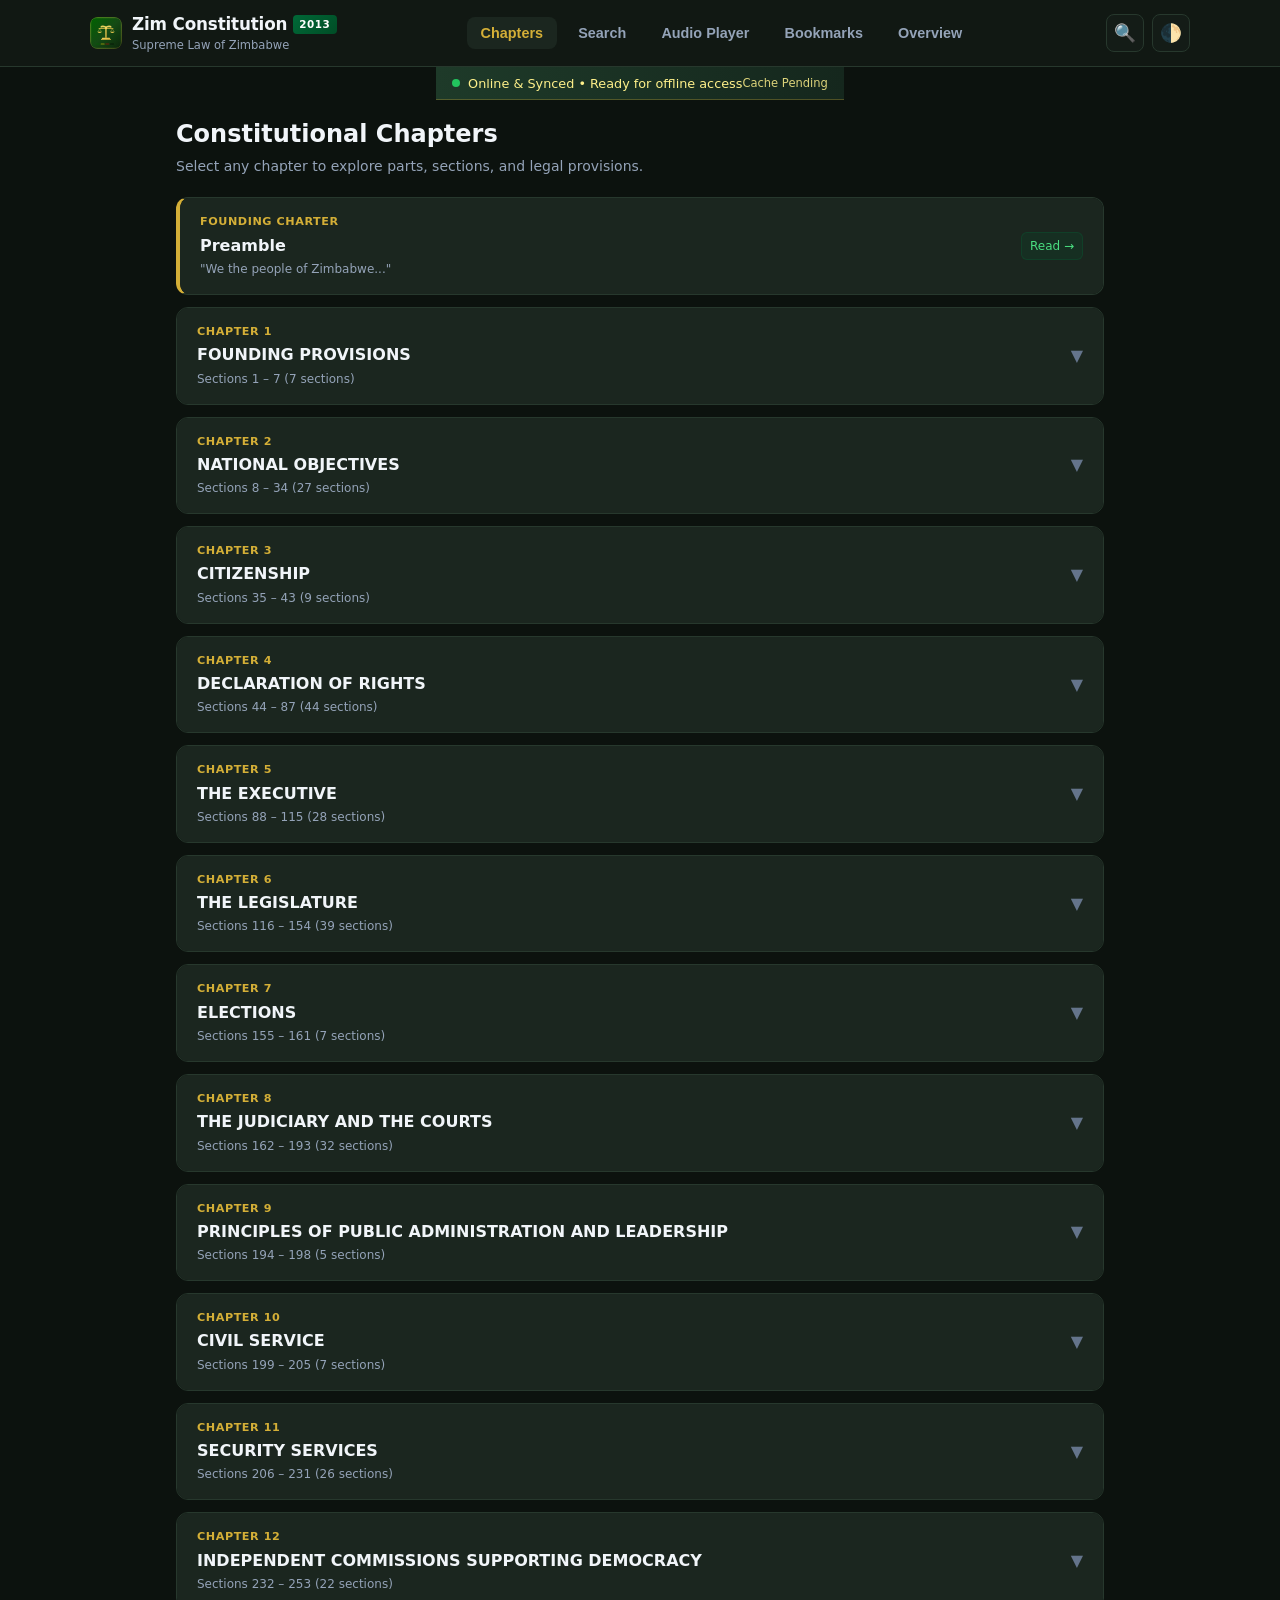
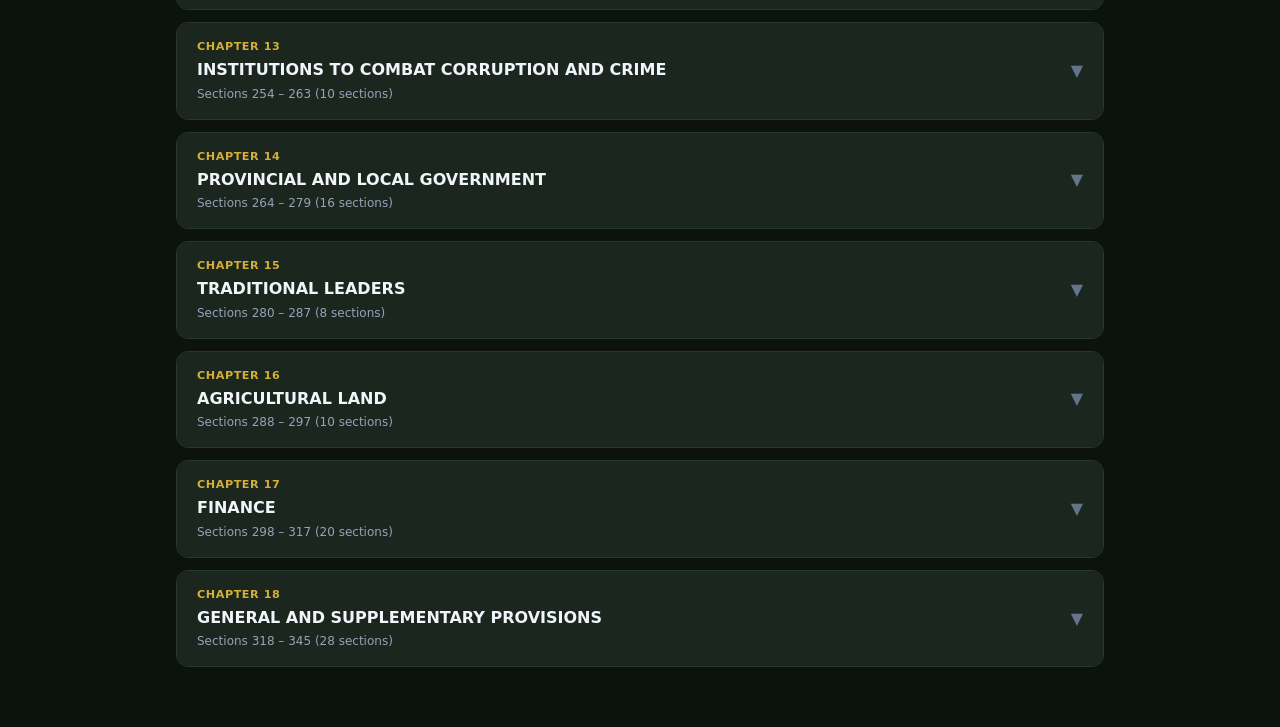
<file: index.html>
<!DOCTYPE html>
<html lang="en" data-theme="dark">
<head>
  <meta charset="UTF-8">
  <meta name="viewport" content="width=device-width, initial-scale=1.0, maximum-scale=5.0, user-scalable=yes">
  <title>Constitution of Zimbabwe - Interactive Audio & Offline Law</title>
  <meta name="description" content="Complete Constitution of Zimbabwe (2013) with searchable chapters, sections, conversational text-to-speech audio, and 100% offline access via Service Worker.">
  <meta name="theme-color" content="#006400">
  
  <!-- Web App Manifest for mobile home screen -->
  <link rel="manifest" href="./manifest.json">
  <link rel="icon" type="image/svg+xml" href="./icons/icon-192.svg">
  <link rel="apple-touch-icon" href="./icons/icon-192.svg">

  <!-- Core Stylesheet -->
  <link rel="stylesheet" href="./css/styles.css">
</head>
<body>
  <div class="app-container">
    
    <!-- Top Header -->
    <header class="app-header">
      <div class="header-content">
        <a class="brand" onclick="App.switchTab('chapters')">
          <img src="./icons/icon-192.svg" alt="Zimbabwe Emblem" class="brand-icon">
          <div class="brand-titles">
            <span class="brand-title">
              Zim Constitution
              <span class="brand-badge">2013</span>
            </span>
            <span class="brand-sub">Supreme Law of Zimbabwe</span>
          </div>
        </a>

        <!-- Desktop Navigation Bar -->
        <nav class="header-nav-desktop">
          <button class="desktop-nav-link active" data-tab="chapters" onclick="App.switchTab('chapters')">Chapters</button>
          <button class="desktop-nav-link" data-tab="search" onclick="App.switchTab('search')">Search</button>
          <button class="desktop-nav-link" data-tab="audio" onclick="App.switchTab('audio')">Audio Player</button>
          <button class="desktop-nav-link" data-tab="bookmarks" onclick="App.switchTab('bookmarks')">Bookmarks</button>
          <button class="desktop-nav-link" data-tab="overview" onclick="App.switchTab('overview')">Overview</button>
        </nav>

        <!-- Header Actions -->
        <div class="header-actions">
          <button class="icon-btn" onclick="App.switchTab('search')" title="Search Constitution">
            🔍
          </button>
          <button class="icon-btn" onclick="App.cycleTheme()" title="Switch Theme (Dark, Light, Sepia)">
            🌓
          </button>
        </div>
      </div>
    </header>

    <!-- Offline & Service Worker Cache Status Banner -->
    <div class="offline-banner" id="offlineBanner">
      <div class="banner-left">
        <span class="status-dot" id="networkDot"></span>
        <span id="networkStatusText">Checking Service Worker & Cache status...</span>
      </div>
      <span id="cacheBadge" style="font-size: 0.72rem; opacity: 0.85;">Offline Ready</span>
    </div>

    <!-- Main Content Panes -->
    <main class="main-view">

      <!-- 1. CHAPTERS ACCORDION PANE -->
      <section id="tab-chapters" class="tab-pane active">
        <div class="view-header">
          <h2 class="view-title">Constitutional Chapters</h2>
          <p class="view-subtitle">Select any chapter to explore parts, sections, and legal provisions.</p>
        </div>
        <div id="chaptersContainer">
          <!-- Populated by App.renderChaptersList() -->
        </div>
      </section>

      <!-- 2. SECTION READER PANE -->
      <section id="tab-reader" class="tab-pane">
        <!-- Populated dynamically by App.openSection() -->
      </section>

      <!-- 3. SEARCH PANE -->
      <section id="tab-search" class="tab-pane">
        <div class="view-header">
          <h2 class="view-title">Constitutional Search</h2>
          <p class="view-subtitle">Search across all 345 sections with instant keyword matching.</p>
        </div>

        <div class="search-box-container">
          <span class="search-icon-inside">🔍</span>
          <input type="text" id="searchInput" class="search-input" placeholder="Search rights, section number (e.g. 56), citizenship...">
        </div>

        <div class="filter-pills" id="filterPills">
          <!-- Populated by App.renderFilterPills() -->
        </div>

        <div class="search-results-list" id="searchResults">
          <div style="text-align:center; padding: 2.5rem 1rem; color: var(--text-dim);">
            <div style="font-size:2.5rem; margin-bottom:0.75rem;">📜</div>
            <p>Type a keyword or section number to instantly search the supreme law of Zimbabwe.</p>
          </div>
        </div>
      </section>

      <!-- 4. AUDIO LOUNGE & TTS CONTROLS PANE -->
      <section id="tab-audio" class="tab-pane">
        <div class="view-header">
          <h2 class="view-title">Conversational Audio Station</h2>
          <p class="view-subtitle">Listen to any constitutional section with text-to-speech narration and plain English explanations.</p>
        </div>

        <div class="audio-card">
          <div class="audio-section-info">
            <span class="audio-sec-tag" id="loungeTag">Ready to Play</span>
            <h3 class="audio-sec-title" id="loungeTitle">Select a section or passage to start audio</h3>
          </div>

          <!-- Playback Controls -->
          <div class="audio-controls-row">
            <button class="btn-ctrl" onclick="window.TTSEngine.previous()" title="Previous sentence">⏮</button>
            <button class="btn-ctrl btn-play-primary" id="loungeBtnPlay" onclick="App.toggleAudioPlay()" title="Play / Pause">▶</button>
            <button class="btn-ctrl" onclick="window.TTSEngine.next()" title="Next sentence">⏭</button>
            <button class="btn-ctrl" onclick="window.TTSEngine.stop()" title="Stop audio">⏹</button>
          </div>

          <!-- Audio Settings -->
          <div class="audio-settings-grid">
            <div class="setting-group">
              <label class="setting-label" for="speedSelect">Playback Speed</label>
              <select id="speedSelect" class="select-control">
                <option value="0.75">0.75x (Careful)</option>
                <option value="1.0" selected>1.0x (Normal)</option>
                <option value="1.25">1.25x (Brisk)</option>
                <option value="1.5">1.5x (Fast)</option>
                <option value="2.0">2.0x (Speed Read)</option>
              </select>
            </div>

            <div class="setting-group">
              <label class="setting-label" for="voiceSelect">Speech Voice</label>
              <select id="voiceSelect" class="select-control">
                <option value="">Default Conversational Voice</option>
              </select>
            </div>

            <div class="setting-group" style="grid-column: 1 / -1; display:flex; flex-direction:row; align-items:center; gap:0.6rem; margin-top:0.5rem;">
              <input type="checkbox" id="convModeCheckbox" checked style="width:18px; height:18px; accent-color:var(--primary); cursor:pointer;">
              <label for="convModeCheckbox" style="font-size:0.875rem; color:var(--text-main); cursor:pointer;">
                <strong>Conversational Explainer Mode</strong> (Provides plain English introduction before reading the legal text)
              </label>
            </div>
          </div>
        </div>

        <!-- Quick Listening Recommendations -->
        <div style="margin-top: 1.5rem;">
          <h4 style="font-size: 1rem; font-weight:700; margin-bottom: 0.75rem; color: var(--gold);">Recommended Audio Passages</h4>
          <div class="rights-grid">
            <div class="right-card" onclick="App.quickPlaySection(48)">
              <span class="right-sec-badge">Section 48</span>
              <h5 class="right-title">Right to Life</h5>
              <p class="right-desc">Constitutional protection of life and limitations on capital punishment.</p>
            </div>
            <div class="right-card" onclick="App.quickPlaySection(56)">
              <span class="right-sec-badge">Section 56</span>
              <h5 class="right-title">Equality and Non-Discrimination</h5>
              <p class="right-desc">Guarantees all persons equality before the law and equal protection.</p>
            </div>
            <div class="right-card" onclick="App.quickPlaySection(61)">
              <span class="right-sec-badge">Section 61</span>
              <h5 class="right-title">Freedom of Expression</h5>
              <p class="right-desc">Protects free speech, press freedom, and academic freedom.</p>
            </div>
          </div>
        </div>
      </section>

      <!-- 5. BOOKMARKS & STUDY NOTES PANE -->
      <section id="tab-bookmarks" class="tab-pane">
        <div class="view-header">
          <h2 class="view-title">Saved Bookmarks & Notes</h2>
          <p class="view-subtitle">Access your bookmarked constitutional clauses and personal civic study notes.</p>
        </div>
        <div id="bookmarksList">
          <!-- Populated by App.renderBookmarksList() -->
        </div>
      </section>

      <!-- 6. OVERVIEW & KEY RIGHTS PANE -->
      <section id="tab-overview" class="tab-pane">
        <div class="view-header">
          <h2 class="view-title">About the Constitution</h2>
          <p class="view-subtitle">The supreme law of Zimbabwe adopted on 22 May 2013.</p>
        </div>

        <div class="reader-container" style="margin-bottom: 1.5rem;">
          <h3 style="color:var(--gold); font-size:1.15rem; margin-bottom:0.5rem;">National Legal Framework</h3>
          <p style="font-size:0.925rem; line-height:1.6; color:var(--text-muted); margin-bottom:1rem;">
            The Constitution of Zimbabwe Amendment (No. 20) Act, 2013 was approved overwhelmingly by the people of Zimbabwe in a national referendum on 16 March 2013 and signed into law on 22 May 2013. It establishes Zimbabwe as a unitary, democratic, and sovereign republic founded on the rule of law, separation of powers, and respect for human rights.
          </p>

          <h3 style="color:var(--gold); font-size:1.15rem; margin-top:1.5rem; margin-bottom:0.75rem;">Chapter 4: Declaration of Rights Highlights</h3>
          <div class="rights-grid">
            <div class="right-card" onclick="App.openSection(48)">
              <span class="right-sec-badge">Section 48</span>
              <h5 class="right-title">Right to Life</h5>
              <p class="right-desc">Inherent right to life with stringent restrictions on the death penalty.</p>
            </div>
            <div class="right-card" onclick="App.openSection(49)">
              <span class="right-sec-badge">Section 49</span>
              <h5 class="right-title">Personal Liberty</h5>
              <p class="right-desc">Guarantees personal freedom and freedom from arbitrary detention.</p>
            </div>
            <div class="right-card" onclick="App.openSection(50)">
              <span class="right-sec-badge">Section 50</span>
              <h5 class="right-title">Rights of Detained Persons</h5>
              <p class="right-desc">Prompt access to lawyers, medical treatment, and court appearance within 48 hours.</p>
            </div>
            <div class="right-card" onclick="App.openSection(51)">
              <span class="right-sec-badge">Section 51</span>
              <h5 class="right-title">Human Dignity</h5>
              <p class="right-desc">Inherent dignity in both private and public spheres.</p>
            </div>
            <div class="right-card" onclick="App.openSection(56)">
              <span class="right-sec-badge">Section 56</span>
              <h5 class="right-title">Equality & Non-Discrimination</h5>
              <p class="right-desc">Full equality before the law without unfair prejudice.</p>
            </div>
            <div class="right-card" onclick="App.openSection(61)">
              <span class="right-sec-badge">Section 61</span>
              <h5 class="right-title">Freedom of Expression</h5>
              <p class="right-desc">Freedom to seek, receive, and impart ideas and media freedom.</p>
            </div>
            <div class="right-card" onclick="App.openSection(62)">
              <span class="right-sec-badge">Section 62</span>
              <h5 class="right-title">Access to Information</h5>
              <p class="right-desc">Right of citizens to access state information in the interest of transparency.</p>
            </div>
            <div class="right-card" onclick="App.openSection(67)">
              <span class="right-sec-badge">Section 67</span>
              <h5 class="right-title">Political Rights</h5>
              <p class="right-desc">Right to form political parties, campaign peacefully, and vote by secret ballot.</p>
            </div>
          </div>

          <div style="margin-top:2rem; padding-top:1.5rem; border-top:1px solid var(--border-color);">
            <h4 style="font-size:0.95rem; font-weight:700; color:var(--text-main); margin-bottom:0.5rem;">Official Recognised Languages (Section 6)</h4>
            <p style="font-size:0.85rem; color:var(--text-muted); line-height:1.5;">
              Chewa, Chibarwe, English, Kalanga, Koisan, Nambya, Ndau, Ndebele, Shangani, Shona, Sign Language, Sotho, Tonga, Tswana, Venda, and Xhosa.
            </p>
          </div>
        </div>
      </section>

    </main>

    <!-- Floating Persistent Mini Audio Bar -->
    <div class="mini-audio-bar" id="miniAudioBar">
      <div class="mini-bar-content">
        <div class="mini-track-info" onclick="App.switchTab('audio')">
          <div class="mini-playing-icon">🎧</div>
          <div class="mini-titles">
            <span class="mini-sec-title" id="miniTrackTitle">Zimbabwean Constitution Audio</span>
            <span class="mini-sec-sub" id="miniTrackSub">Tap to open audio lounge</span>
          </div>
        </div>
        <div class="mini-controls">
          <button class="btn-ctrl" style="width:36px; height:36px; font-size:0.9rem;" onclick="window.TTSEngine.previous()">⏮</button>
          <button class="btn-ctrl btn-play-primary" style="width:40px; height:40px; font-size:1rem;" id="miniBtnPlay" onclick="App.toggleAudioPlay()">▶</button>
          <button class="btn-ctrl" style="width:36px; height:36px; font-size:0.9rem;" onclick="window.TTSEngine.next()">⏭</button>
        </div>
      </div>
    </div>

    <!-- Mobile Bottom Navigation Bar -->
    <nav class="bottom-nav">
      <button class="nav-item active" data-tab="chapters" onclick="App.switchTab('chapters')">
        <span class="nav-icon">📖</span>
        <span>Chapters</span>
      </button>
      <button class="nav-item" data-tab="search" onclick="App.switchTab('search')">
        <span class="nav-icon">🔍</span>
        <span>Search</span>
      </button>
      <button class="nav-item" data-tab="audio" onclick="App.switchTab('audio')">
        <span class="nav-icon">🎧</span>
        <span>Audio</span>
      </button>
      <button class="nav-item" data-tab="bookmarks" onclick="App.switchTab('bookmarks')">
        <span class="nav-icon">★</span>
        <span>Bookmarks</span>
      </button>
      <button class="nav-item" data-tab="overview" onclick="App.switchTab('overview')">
        <span class="nav-icon">ℹ️</span>
        <span>About</span>
      </button>
    </nav>

  </div>

  <!-- Scripts -->
  <script src="./js/constitution-data.js"></script>
  <script src="./js/bookmarks.js"></script>
  <script src="./js/search.js"></script>
  <script src="./js/tts-engine.js"></script>
  <script src="./js/app.js"></script>
</body>
</html>
</file>
<file: css/styles.css>
/* ===================================================================
   ZIMBABWEAN CONSTITUTION - RESPONSIVE MOBILE-FRIENDLY STYLESHEET
   Themes: Dark (default), Light, Sepia
   =================================================================== */

:root {
  --primary: #006837;
  --primary-hover: #008746;
  --primary-light: rgba(0, 104, 55, 0.15);
  --gold: #d4af37;
  --gold-light: #fef3c7;
  --gold-border: rgba(212, 175, 55, 0.3);
  --crimson: #c8102e;
  
  /* Dark Theme (Default) */
  --bg-main: #0c120e;
  --bg-surface: #141c17;
  --bg-card: #1b261f;
  --bg-card-hover: #223229;
  --border-color: #27382d;
  --text-main: #f1f5f9;
  --text-muted: #94a3b8;
  --text-dim: #64748b;
  --highlight-bg: rgba(212, 175, 55, 0.28);
  --highlight-border: #d4af37;
  --nav-bg: rgba(18, 26, 21, 0.95);
  --shadow: 0 4px 20px rgba(0, 0, 0, 0.4);

  --font-sans: system-ui, -apple-system, BlinkMacSystemFont, 'Segoe UI', Roboto, Helvetica, Arial, sans-serif;
  --font-serif: 'Georgia', 'Cambria', 'Times New Roman', serif;
  --font-current: var(--font-sans);
  --reader-font-size: 1.0625rem; /* 17px */
  --bottom-bar-height: 64px;
  --audio-bar-height: 68px;
}

[data-theme="light"] {
  --bg-main: #f8fafc;
  --bg-surface: #ffffff;
  --bg-card: #ffffff;
  --bg-card-hover: #f1f5f9;
  --border-color: #e2e8f0;
  --text-main: #0f172a;
  --text-muted: #475569;
  --text-dim: #94a3b8;
  --highlight-bg: #fef08a;
  --highlight-border: #ca8a04;
  --nav-bg: rgba(255, 255, 255, 0.95);
  --shadow: 0 4px 15px rgba(0, 0, 0, 0.08);
}

[data-theme="sepia"] {
  --bg-main: #f6eedb;
  --bg-surface: #fff9ed;
  --bg-card: #fdf6e7;
  --bg-card-hover: #f5ebdc;
  --border-color: #e6dac6;
  --text-main: #3d3122;
  --text-muted: #6b5c49;
  --text-dim: #9c8974;
  --highlight-bg: #fae0ad;
  --highlight-border: #b8860b;
  --nav-bg: rgba(253, 246, 231, 0.95);
  --shadow: 0 4px 15px rgba(60, 40, 20, 0.1);
}

/* Reset & Base */
*, *::before, *::after {
  box-sizing: border-box;
  margin: 0;
  padding: 0;
}

html, body {
  width: 100%;
  min-height: 100%;
  background-color: var(--bg-main);
  color: var(--text-main);
  font-family: var(--font-sans);
  line-height: 1.5;
  -webkit-text-size-adjust: 100%;
  -webkit-font-smoothing: antialiased;
}

/* Typography in Reader */
.font-serif-active {
  --font-current: var(--font-serif);
}

/* App Container */
.app-container {
  display: flex;
  flex-direction: column;
  min-height: 100vh;
  position: relative;
  padding-bottom: calc(var(--bottom-bar-height) + 16px);
}

/* Header */
.app-header {
  position: sticky;
  top: 0;
  z-index: 40;
  background-color: var(--nav-bg);
  backdrop-filter: blur(12px);
  -webkit-backdrop-filter: blur(12px);
  border-bottom: 1px solid var(--border-color);
  padding: 0.75rem 1rem;
}

.header-content {
  display: flex;
  align-items: center;
  justify-content: space-between;
  max-width: 1100px;
  margin: 0 auto;
  gap: 0.75rem;
}

.brand {
  display: flex;
  align-items: center;
  gap: 0.625rem;
  text-decoration: none;
  color: inherit;
  cursor: pointer;
}

.brand-icon {
  width: 32px;
  height: 32px;
  border-radius: 8px;
  flex-shrink: 0;
}

.brand-titles {
  display: flex;
  flex-direction: column;
}

.brand-title {
  font-size: 1.05rem;
  font-weight: 700;
  color: var(--text-main);
  letter-spacing: -0.01em;
  display: flex;
  align-items: center;
  gap: 0.35rem;
}

.brand-badge {
  font-size: 0.65rem;
  font-weight: 600;
  background: linear-gradient(135deg, var(--primary), #004d26);
  color: #fff;
  padding: 0.1rem 0.4rem;
  border-radius: 4px;
  text-transform: uppercase;
  letter-spacing: 0.05em;
}

.brand-sub {
  font-size: 0.72rem;
  color: var(--text-muted);
}

.header-actions {
  display: flex;
  align-items: center;
  gap: 0.5rem;
}

.icon-btn {
  background: var(--bg-surface);
  border: 1px solid var(--border-color);
  color: var(--text-main);
  width: 38px;
  height: 38px;
  border-radius: 8px;
  display: flex;
  align-items: center;
  justify-content: center;
  cursor: pointer;
  transition: all 0.15s ease;
  font-size: 1.1rem;
}

.icon-btn:hover, .icon-btn:active {
  background: var(--bg-card-hover);
  border-color: var(--gold-border);
}

/* Offline & Cache Banner */
.offline-banner {
  background: linear-gradient(90deg, #1e3a29, #15271d);
  border-bottom: 1px solid var(--gold-border);
  color: #fef08a;
  padding: 0.4rem 1rem;
  font-size: 0.8rem;
  display: flex;
  align-items: center;
  justify-content: space-between;
  max-width: 1100px;
  margin: 0 auto;
}

.offline-banner.is-offline {
  background: linear-gradient(90deg, #581c1c, #3b1111);
  color: #fca5a5;
  border-bottom-color: #ef4444;
}

.banner-left {
  display: flex;
  align-items: center;
  gap: 0.5rem;
}

.status-dot {
  width: 8px;
  height: 8px;
  border-radius: 50%;
  background-color: #22c55e;
  animation: pulse 2s infinite;
}

.status-dot.offline {
  background-color: #ef4444;
}

@keyframes pulse {
  0% { transform: scale(0.95); opacity: 0.8; }
  50% { transform: scale(1.15); opacity: 1; }
  100% { transform: scale(0.95); opacity: 0.8; }
}

/* Main Content Views Container */
.main-view {
  max-width: 960px;
  width: 100%;
  margin: 0 auto;
  padding: 1rem;
  flex: 1;
}

.tab-pane {
  display: none;
  animation: fadeIn 0.2s ease-in-out;
}

.tab-pane.active {
  display: block;
}

@keyframes fadeIn {
  from { opacity: 0; transform: translateY(4px); }
  to { opacity: 1; transform: translateY(0); }
}

/* Section Cards & Lists */
.view-header {
  margin-bottom: 1.25rem;
}

.view-title {
  font-size: 1.5rem;
  font-weight: 700;
  margin-bottom: 0.25rem;
  color: var(--text-main);
}

.view-subtitle {
  font-size: 0.875rem;
  color: var(--text-muted);
}

/* Chapter Accordions */
.chapter-card {
  background-color: var(--bg-surface);
  border: 1px solid var(--border-color);
  border-radius: 12px;
  margin-bottom: 0.75rem;
  overflow: hidden;
  transition: border-color 0.2s;
}

.chapter-card:hover {
  border-color: var(--gold-border);
}

.chapter-header {
  padding: 1rem 1.25rem;
  display: flex;
  align-items: center;
  justify-content: space-between;
  cursor: pointer;
  user-select: none;
  background-color: var(--bg-card);
}

.chapter-header:active {
  background-color: var(--bg-card-hover);
}

.ch-info {
  display: flex;
  flex-direction: column;
  gap: 0.15rem;
}

.ch-tag {
  font-size: 0.7rem;
  font-weight: 700;
  color: var(--gold);
  text-transform: uppercase;
  letter-spacing: 0.05em;
}

.ch-title {
  font-size: 1rem;
  font-weight: 600;
  color: var(--text-main);
}

.ch-meta {
  font-size: 0.75rem;
  color: var(--text-muted);
}

.ch-chevron {
  font-size: 1rem;
  color: var(--text-dim);
  transition: transform 0.2s;
}

.chapter-card.expanded .ch-chevron {
  transform: rotate(180deg);
}

.sections-list {
  display: none;
  border-top: 1px solid var(--border-color);
  background-color: var(--bg-surface);
}

.chapter-card.expanded .sections-list {
  display: block;
}

.section-item {
  padding: 0.85rem 1.25rem;
  border-bottom: 1px solid var(--border-color);
  display: flex;
  align-items: center;
  justify-content: space-between;
  cursor: pointer;
  gap: 0.75rem;
  transition: background-color 0.15s;
}

.section-item:last-child {
  border-bottom: none;
}

.section-item:hover, .section-item:active {
  background-color: var(--bg-card-hover);
}

.sec-left {
  display: flex;
  align-items: baseline;
  gap: 0.75rem;
  flex: 1;
}

.sec-num {
  font-size: 0.85rem;
  font-weight: 700;
  color: var(--gold);
  min-width: 2rem;
}

.sec-title {
  font-size: 0.925rem;
  font-weight: 500;
  color: var(--text-main);
  line-height: 1.35;
}

.sec-actions {
  display: flex;
  align-items: center;
  gap: 0.35rem;
}

.btn-mini-listen {
  background: var(--primary-light);
  border: 1px solid rgba(0, 104, 55, 0.3);
  color: #4ade80;
  padding: 0.25rem 0.5rem;
  border-radius: 6px;
  font-size: 0.75rem;
  cursor: pointer;
  display: flex;
  align-items: center;
  gap: 0.25rem;
}

/* ===================================================================
   READER VIEW
   =================================================================== */
.reader-container {
  background-color: var(--bg-surface);
  border: 1px solid var(--border-color);
  border-radius: 14px;
  padding: 1.5rem 1.25rem;
  box-shadow: var(--shadow);
  margin-bottom: 1.5rem;
}

.reader-toolbar {
  display: flex;
  align-items: center;
  justify-content: space-between;
  border-bottom: 1px solid var(--border-color);
  padding-bottom: 0.85rem;
  margin-bottom: 1.25rem;
  flex-wrap: wrap;
  gap: 0.5rem;
}

.reader-nav-btn {
  background: none;
  border: none;
  color: var(--gold);
  font-size: 0.875rem;
  font-weight: 600;
  display: flex;
  align-items: center;
  gap: 0.35rem;
  cursor: pointer;
  padding: 0.35rem 0.5rem;
  border-radius: 6px;
}

.reader-nav-btn:hover {
  background: var(--bg-card);
}

.reader-controls-right {
  display: flex;
  align-items: center;
  gap: 0.4rem;
}

.btn-pill {
  background: var(--bg-card);
  border: 1px solid var(--border-color);
  color: var(--text-main);
  padding: 0.3rem 0.6rem;
  border-radius: 6px;
  font-size: 0.75rem;
  cursor: pointer;
  display: flex;
  align-items: center;
  gap: 0.25rem;
}

.btn-pill:hover {
  border-color: var(--gold-border);
}

.btn-pill.active {
  background: var(--primary);
  color: #fff;
  border-color: var(--primary);
}

.reader-meta-tag {
  font-size: 0.75rem;
  font-weight: 700;
  color: var(--gold);
  text-transform: uppercase;
  letter-spacing: 0.05em;
  margin-bottom: 0.35rem;
}

.reader-heading {
  font-size: 1.5rem;
  font-weight: 700;
  color: var(--text-main);
  line-height: 1.25;
  margin-bottom: 1rem;
}

/* Conversational Explainer Card */
.conversational-box {
  background: linear-gradient(135deg, rgba(0, 104, 55, 0.12), rgba(212, 175, 55, 0.08));
  border: 1px solid var(--gold-border);
  border-radius: 10px;
  padding: 0.85rem 1rem;
  margin-bottom: 1.5rem;
}

.conv-header {
  display: flex;
  align-items: center;
  justify-content: space-between;
  margin-bottom: 0.4rem;
}

.conv-badge {
  font-size: 0.7rem;
  font-weight: 700;
  color: var(--gold);
  text-transform: uppercase;
  display: flex;
  align-items: center;
  gap: 0.3rem;
}

.btn-listen-explainer {
  background: var(--primary);
  color: white;
  border: none;
  font-size: 0.75rem;
  font-weight: 600;
  padding: 0.25rem 0.6rem;
  border-radius: 6px;
  cursor: pointer;
  display: flex;
  align-items: center;
  gap: 0.25rem;
}

.conv-text {
  font-size: 0.9rem;
  line-height: 1.45;
  color: var(--text-muted);
}

/* Reader Body */
.reader-body {
  font-family: var(--font-current);
  font-size: var(--reader-font-size);
  line-height: 1.7;
  color: var(--text-main);
}

.reader-paragraph {
  margin-bottom: 1.15rem;
  padding: 0.35rem 0.5rem;
  border-radius: 6px;
  transition: all 0.2s ease;
  position: relative;
  cursor: pointer;
}

.reader-paragraph:hover {
  background-color: var(--primary-light);
}

.reader-paragraph.speaking-active {
  background-color: var(--highlight-bg);
  border-left: 4px solid var(--highlight-border);
  color: var(--text-main);
  box-shadow: 0 0 10px rgba(212, 175, 55, 0.2);
}

.reader-paragraph .speak-hint {
  display: none;
  font-size: 0.7rem;
  color: var(--gold);
  font-weight: 600;
  margin-left: 0.5rem;
}

.reader-paragraph:hover .speak-hint {
  display: inline;
}

/* Reader Bottom Actions */
.reader-bottom-nav {
  display: flex;
  align-items: center;
  justify-content: space-between;
  margin-top: 2rem;
  padding-top: 1rem;
  border-top: 1px solid var(--border-color);
  gap: 0.5rem;
}

.btn-nav-sec {
  background: var(--bg-card);
  border: 1px solid var(--border-color);
  color: var(--text-main);
  padding: 0.6rem 1rem;
  border-radius: 8px;
  font-size: 0.85rem;
  font-weight: 600;
  cursor: pointer;
  display: flex;
  align-items: center;
  gap: 0.4rem;
  flex: 1;
  justify-content: center;
}

.btn-nav-sec:hover {
  background: var(--bg-card-hover);
  border-color: var(--gold-border);
}

/* ===================================================================
   SEARCH TAB
   =================================================================== */
.search-box-container {
  margin-bottom: 1rem;
  position: relative;
}

.search-input {
  width: 100%;
  background-color: var(--bg-surface);
  border: 1px solid var(--border-color);
  color: var(--text-main);
  font-size: 1rem;
  padding: 0.85rem 1rem 0.85rem 2.75rem;
  border-radius: 12px;
  outline: none;
  transition: border-color 0.2s, box-shadow 0.2s;
}

.search-input:focus {
  border-color: var(--gold);
  box-shadow: 0 0 0 3px rgba(212, 175, 55, 0.15);
}

.search-icon-inside {
  position: absolute;
  left: 0.9rem;
  top: 50%;
  transform: translateY(-50%);
  color: var(--text-dim);
  font-size: 1.1rem;
}

.filter-pills {
  display: flex;
  gap: 0.4rem;
  overflow-x: auto;
  padding-bottom: 0.5rem;
  margin-bottom: 1rem;
  -webkit-overflow-scrolling: touch;
}

.filter-pill {
  white-space: nowrap;
  background: var(--bg-surface);
  border: 1px solid var(--border-color);
  color: var(--text-muted);
  font-size: 0.78rem;
  padding: 0.35rem 0.75rem;
  border-radius: 20px;
  cursor: pointer;
  transition: all 0.15s;
}

.filter-pill.active, .filter-pill:hover {
  background: var(--primary);
  color: #fff;
  border-color: var(--primary);
}

.search-results-list {
  display: flex;
  flex-direction: column;
  gap: 0.75rem;
}

.search-card {
  background-color: var(--bg-surface);
  border: 1px solid var(--border-color);
  border-radius: 12px;
  padding: 1rem;
  cursor: pointer;
  transition: border-color 0.15s, transform 0.15s;
}

.search-card:hover {
  border-color: var(--gold-border);
  transform: translateY(-2px);
}

.search-card-meta {
  font-size: 0.72rem;
  color: var(--gold);
  font-weight: 700;
  text-transform: uppercase;
  margin-bottom: 0.25rem;
}

.search-card-title {
  font-size: 1.05rem;
  font-weight: 600;
  color: var(--text-main);
  margin-bottom: 0.35rem;
}

.search-snippet {
  font-size: 0.85rem;
  color: var(--text-muted);
  line-height: 1.45;
}

mark.highlight {
  background-color: var(--highlight-bg);
  color: inherit;
  padding: 0.05rem 0.25rem;
  border-radius: 3px;
  font-weight: 600;
}

/* ===================================================================
   AUDIO LOUNGE / TTS STATION
   =================================================================== */
.audio-card {
  background-color: var(--bg-surface);
  border: 1px solid var(--border-color);
  border-radius: 14px;
  padding: 1.5rem;
  box-shadow: var(--shadow);
  margin-bottom: 1.5rem;
}

.audio-section-info {
  text-align: center;
  margin-bottom: 1.5rem;
}

.audio-sec-tag {
  font-size: 0.8rem;
  font-weight: 700;
  color: var(--gold);
  text-transform: uppercase;
  letter-spacing: 0.05em;
}

.audio-sec-title {
  font-size: 1.35rem;
  font-weight: 700;
  margin-top: 0.35rem;
  line-height: 1.25;
}

.audio-controls-row {
  display: flex;
  align-items: center;
  justify-content: center;
  gap: 1.25rem;
  margin: 1.5rem 0;
}

.btn-ctrl {
  background: var(--bg-card);
  border: 1px solid var(--border-color);
  color: var(--text-main);
  width: 44px;
  height: 44px;
  border-radius: 50%;
  display: flex;
  align-items: center;
  justify-content: center;
  font-size: 1.1rem;
  cursor: pointer;
  transition: all 0.15s;
}

.btn-ctrl:hover {
  background: var(--bg-card-hover);
  border-color: var(--gold);
}

.btn-play-primary {
  width: 60px;
  height: 60px;
  background: linear-gradient(135deg, var(--primary), #004d26);
  border: 2px solid var(--gold);
  color: white;
  font-size: 1.5rem;
  box-shadow: 0 4px 15px rgba(0, 104, 55, 0.4);
}

.btn-play-primary:hover {
  transform: scale(1.05);
}

.audio-settings-grid {
  display: grid;
  grid-template-columns: 1fr 1fr;
  gap: 1rem;
  padding-top: 1rem;
  border-top: 1px solid var(--border-color);
}

@media (max-width: 600px) {
  .audio-settings-grid {
    grid-template-columns: 1fr;
  }
}

.setting-group {
  display: flex;
  flex-direction: column;
  gap: 0.35rem;
}

.setting-label {
  font-size: 0.75rem;
  font-weight: 600;
  color: var(--text-muted);
  text-transform: uppercase;
}

.select-control {
  background: var(--bg-card);
  border: 1px solid var(--border-color);
  color: var(--text-main);
  padding: 0.5rem 0.75rem;
  border-radius: 8px;
  font-size: 0.85rem;
  outline: none;
}

/* ===================================================================
   FLOATING BOTTOM AUDIO BAR (STICKY MINI-PLAYER)
   =================================================================== */
.mini-audio-bar {
  position: fixed;
  bottom: var(--bottom-bar-height);
  left: 0;
  right: 0;
  z-index: 35;
  background-color: var(--nav-bg);
  backdrop-filter: blur(12px);
  -webkit-backdrop-filter: blur(12px);
  border-top: 1px solid var(--gold-border);
  padding: 0.6rem 1rem;
  display: none;
  animation: slideUp 0.2s ease-out;
}

.mini-audio-bar.active {
  display: block;
}

@keyframes slideUp {
  from { transform: translateY(100%); }
  to { transform: translateY(0); }
}

.mini-bar-content {
  max-width: 1000px;
  margin: 0 auto;
  display: flex;
  align-items: center;
  justify-content: space-between;
  gap: 0.75rem;
}

.mini-track-info {
  display: flex;
  align-items: center;
  gap: 0.6rem;
  flex: 1;
  overflow: hidden;
  cursor: pointer;
}

.mini-playing-icon {
  width: 28px;
  height: 28px;
  border-radius: 50%;
  background: var(--primary);
  display: flex;
  align-items: center;
  justify-content: center;
  color: #fff;
  font-size: 0.85rem;
  flex-shrink: 0;
}

.mini-titles {
  display: flex;
  flex-direction: column;
  overflow: hidden;
}

.mini-sec-title {
  font-size: 0.85rem;
  font-weight: 600;
  color: var(--text-main);
  white-space: nowrap;
  overflow: hidden;
  text-overflow: ellipsis;
}

.mini-sec-sub {
  font-size: 0.7rem;
  color: var(--text-muted);
}

.mini-controls {
  display: flex;
  align-items: center;
  gap: 0.35rem;
}

/* ===================================================================
   MOBILE BOTTOM NAVIGATION BAR
   =================================================================== */
.bottom-nav {
  position: fixed;
  bottom: 0;
  left: 0;
  right: 0;
  height: var(--bottom-bar-height);
  background-color: var(--nav-bg);
  backdrop-filter: blur(14px);
  -webkit-backdrop-filter: blur(14px);
  border-top: 1px solid var(--border-color);
  display: flex;
  align-items: center;
  justify-content: space-around;
  z-index: 50;
  padding: 0 0.5rem;
  box-shadow: 0 -2px 10px rgba(0, 0, 0, 0.15);
}

.nav-item {
  display: flex;
  flex-direction: column;
  align-items: center;
  justify-content: center;
  color: var(--text-dim);
  text-decoration: none;
  font-size: 0.68rem;
  font-weight: 600;
  padding: 0.35rem 0.5rem;
  border-radius: 8px;
  cursor: pointer;
  transition: all 0.15s ease;
  min-width: 58px;
  border: none;
  background: transparent;
}

.nav-item .nav-icon {
  font-size: 1.25rem;
  margin-bottom: 0.15rem;
}

.nav-item.active {
  color: var(--gold);
}

.nav-item.active .nav-icon {
  color: var(--gold);
  transform: translateY(-1px);
}

/* ===================================================================
   DESKTOP / WIDE SCREEN RESPONSIVE ENHANCEMENTS
   =================================================================== */
@media (min-width: 768px) {
  :root {
    --bottom-bar-height: 0px; /* Hide mobile bottom nav on desktop */
  }

  .bottom-nav {
    display: none;
  }

  .app-container {
    padding-bottom: 2rem;
  }

  .header-nav-desktop {
    display: flex !important;
    align-items: center;
    gap: 0.5rem;
  }

  .desktop-nav-link {
    background: transparent;
    border: none;
    color: var(--text-muted);
    font-size: 0.9rem;
    font-weight: 600;
    padding: 0.5rem 0.85rem;
    border-radius: 8px;
    cursor: pointer;
    transition: all 0.15s;
  }

  .desktop-nav-link:hover {
    color: var(--text-main);
    background: var(--bg-card);
  }

  .desktop-nav-link.active {
    color: var(--gold);
    background: var(--bg-card);
  }

  .mini-audio-bar {
    bottom: 0;
  }
}

.header-nav-desktop {
  display: none;
}

/* Preamble & Key Rights Cards */
.rights-grid {
  display: grid;
  grid-template-columns: repeat(auto-fill, minmax(260px, 1fr));
  gap: 0.85rem;
  margin-top: 1rem;
}

.right-card {
  background: var(--bg-surface);
  border: 1px solid var(--border-color);
  border-radius: 10px;
  padding: 1rem;
  cursor: pointer;
  transition: all 0.15s;
}

.right-card:hover {
  border-color: var(--gold-border);
  transform: translateY(-2px);
}

.right-sec-badge {
  font-size: 0.7rem;
  color: var(--gold);
  font-weight: 700;
  text-transform: uppercase;
}

.right-title {
  font-size: 1rem;
  font-weight: 600;
  margin: 0.25rem 0;
}

.right-desc {
  font-size: 0.82rem;
  color: var(--text-muted);
}
</file>
